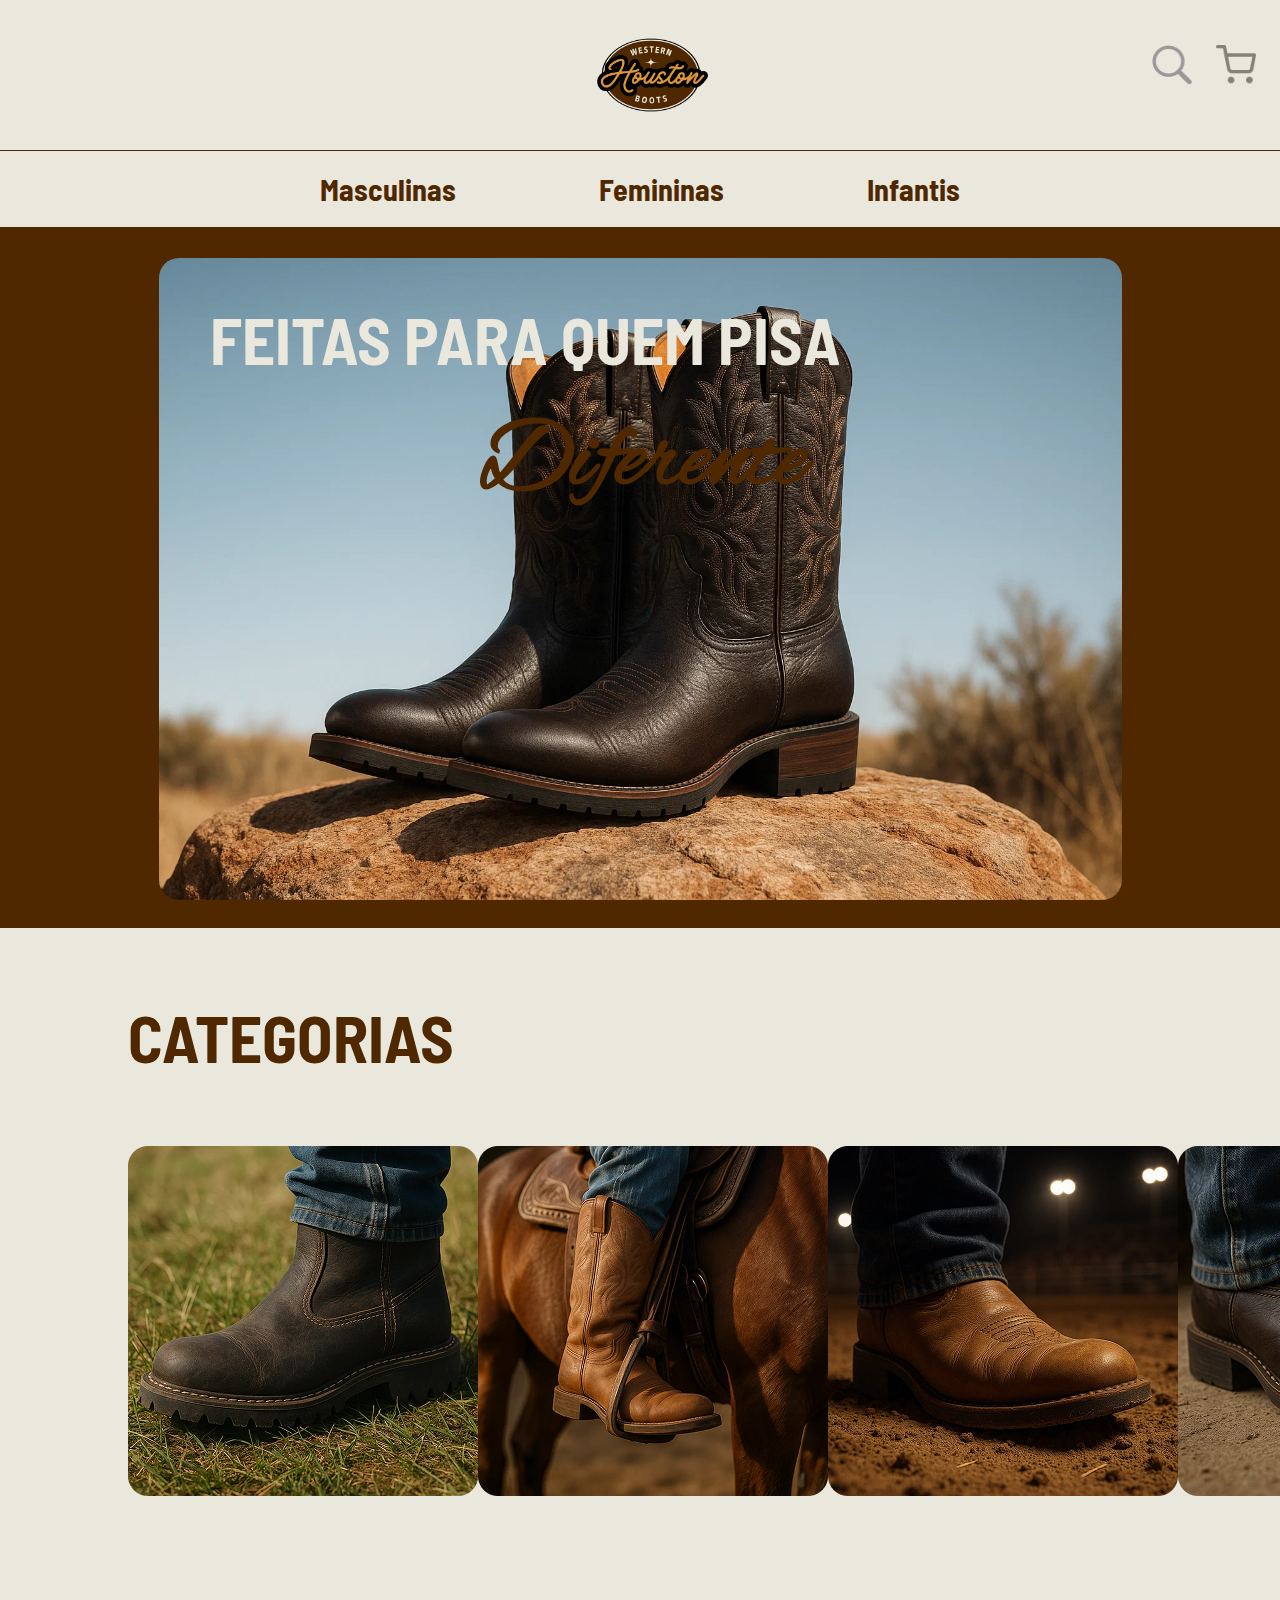
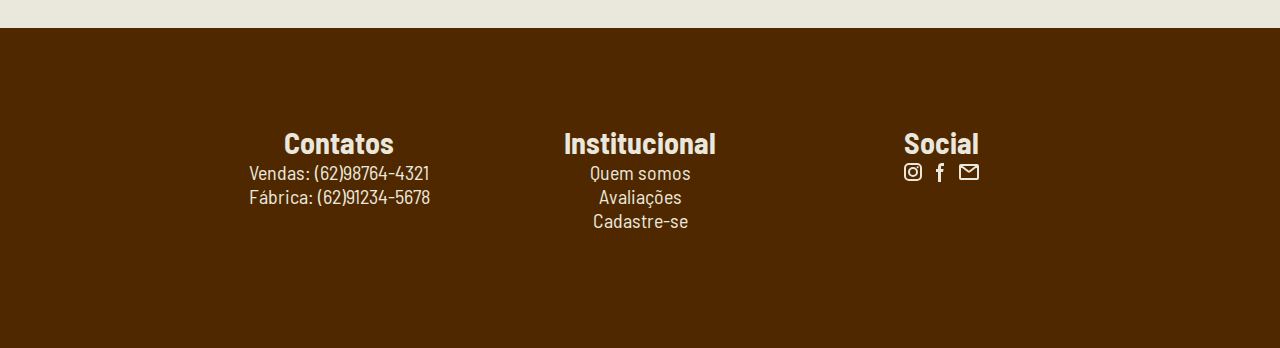
<file: index.html>
<!DOCTYPE html>
<html lang="pt-br">

<head>
    <meta charset="UTF-8">
    <meta name="viewport" content="width=device-width, initial-scale=1.0">
    <title>Houston Boots</title>
    <link rel="stylesheet" href="index.css">
    <link rel="preconnect" href="https://fonts.googleapis.com">
    <link rel="preconnect" href="https://fonts.gstatic.com" crossorigin>
    <link
        href="https://fonts.googleapis.com/css2?family=Barlow+Semi+Condensed:ital,wght@0,100;0,200;0,300;0,400;0,500;0,600;0,700;0,800;0,900;1,100;1,200;1,300;1,400;1,500;1,600;1,700;1,800;1,900&display=swap"
        rel="stylesheet">
    <link rel="preconnect" href="https://fonts.googleapis.com">
    <link rel="preconnect" href="https://fonts.gstatic.com" crossorigin>
    <link href="https://fonts.googleapis.com/css2?family=Alex+Brush&display=swap" rel="stylesheet">
</head>

<body>
    <header>
        <a href="index.html">
            <img id="logo" src="imagens/Houston.png" alt="">
        </a>
        <a href="busca.html">
            <img id="lupa" src="imagens/lupa.png" alt="">
        </a>
        <a href="carrinho.html">
            <img id="carrinho" src="imagens/carrinho.png" alt="">
        </a>
    </header>
    <main id="listaCategorias">
        <ul>
            <li><a href="grade.html"><strong> Masculinas</strong></a></li>
            <li><a href="grade.html"><strong>Femininas</strong></a></li>
            <li><a href="grade.html"><strong>Infantis</strong></a></li>
        </ul>
    </main>
    <div id="capaHome">
        <img src="imagens/texanas home.webp" alt="">
        <h1>FEITAS PARA QUEM PISA</h1>
        <h2>Diferente</h2>
    </div>
    <div id="menu">
        <h1>CATEGORIAS</h1>
        <main>
            <img src="imagens/capaWork 1.png" alt="">
            <img src="imagens/capaEquestrian 1.png" alt="">
            <img src="imagens/capaRodeio 1.png" alt="">
            <img src="imagens/capaMasculino 1.png" alt="">
            <img src="imagens/capaFeminino 1.png" alt="">
        </main>
    </div>
    <footer>
        <div>
            <main>
                <h1>Contatos</h1>
                <p>Vendas: (62)98764-4321</p>
                <p>Fábrica: (62)91234-5678</p>
            </main>

            <main>
                <h1>Institucional</h1>
                <a href="quemSomos.html">Quem somos</a><br>
                <a href="">Avaliações</a><br>
                <a href="cadastro.html">Cadastre-se</a>
            </main>

            <main>
                <h1>Social</h1>
                <svg class="w-6 h-6 text-gray-800 dark:text-white" aria-hidden="true" xmlns="http://www.w3.org/2000/svg"
                    width="24" height="24" fill="none" viewBox="0 0 24 24">
                    <path fill="currentColor" fill-rule="evenodd"
                        d="M3 8a5 5 0 0 1 5-5h8a5 5 0 0 1 5 5v8a5 5 0 0 1-5 5H8a5 5 0 0 1-5-5V8Zm5-3a3 3 0 0 0-3 3v8a3 3 0 0 0 3 3h8a3 3 0 0 0 3-3V8a3 3 0 0 0-3-3H8Zm7.597 2.214a1 1 0 0 1 1-1h.01a1 1 0 1 1 0 2h-.01a1 1 0 0 1-1-1ZM12 9a3 3 0 1 0 0 6 3 3 0 0 0 0-6Zm-5 3a5 5 0 1 1 10 0 5 5 0 0 1-10 0Z"
                        clip-rule="evenodd" />
                </svg>
                <svg class="w-6 h-6 text-gray-800 dark:text-white" aria-hidden="true" xmlns="http://www.w3.org/2000/svg"
                    width="24" height="24" fill="currentColor" viewBox="0 0 24 24">
                    <path fill-rule="evenodd"
                        d="M13.135 6H15V3h-1.865a4.147 4.147 0 0 0-4.142 4.142V9H7v3h2v9.938h3V12h2.021l.592-3H12V6.591A.6.6 0 0 1 12.592 6h.543Z"
                        clip-rule="evenodd" />
                </svg>
                <svg class="w-6 h-6 text-gray-800 dark:text-white" aria-hidden="true" xmlns="http://www.w3.org/2000/svg"
                    width="24" height="24" fill="none" viewBox="0 0 24 24">
                    <path stroke="currentColor" stroke-linecap="round" stroke-width="2"
                        d="m3.5 5.5 7.893 6.036a1 1 0 0 0 1.214 0L20.5 5.5M4 19h16a1 1 0 0 0 1-1V6a1 1 0 0 0-1-1H4a1 1 0 0 0-1 1v12a1 1 0 0 0 1 1Z" />
                </svg>
            </main>
        </div>
    </footer>
</body>

</html>
</file>
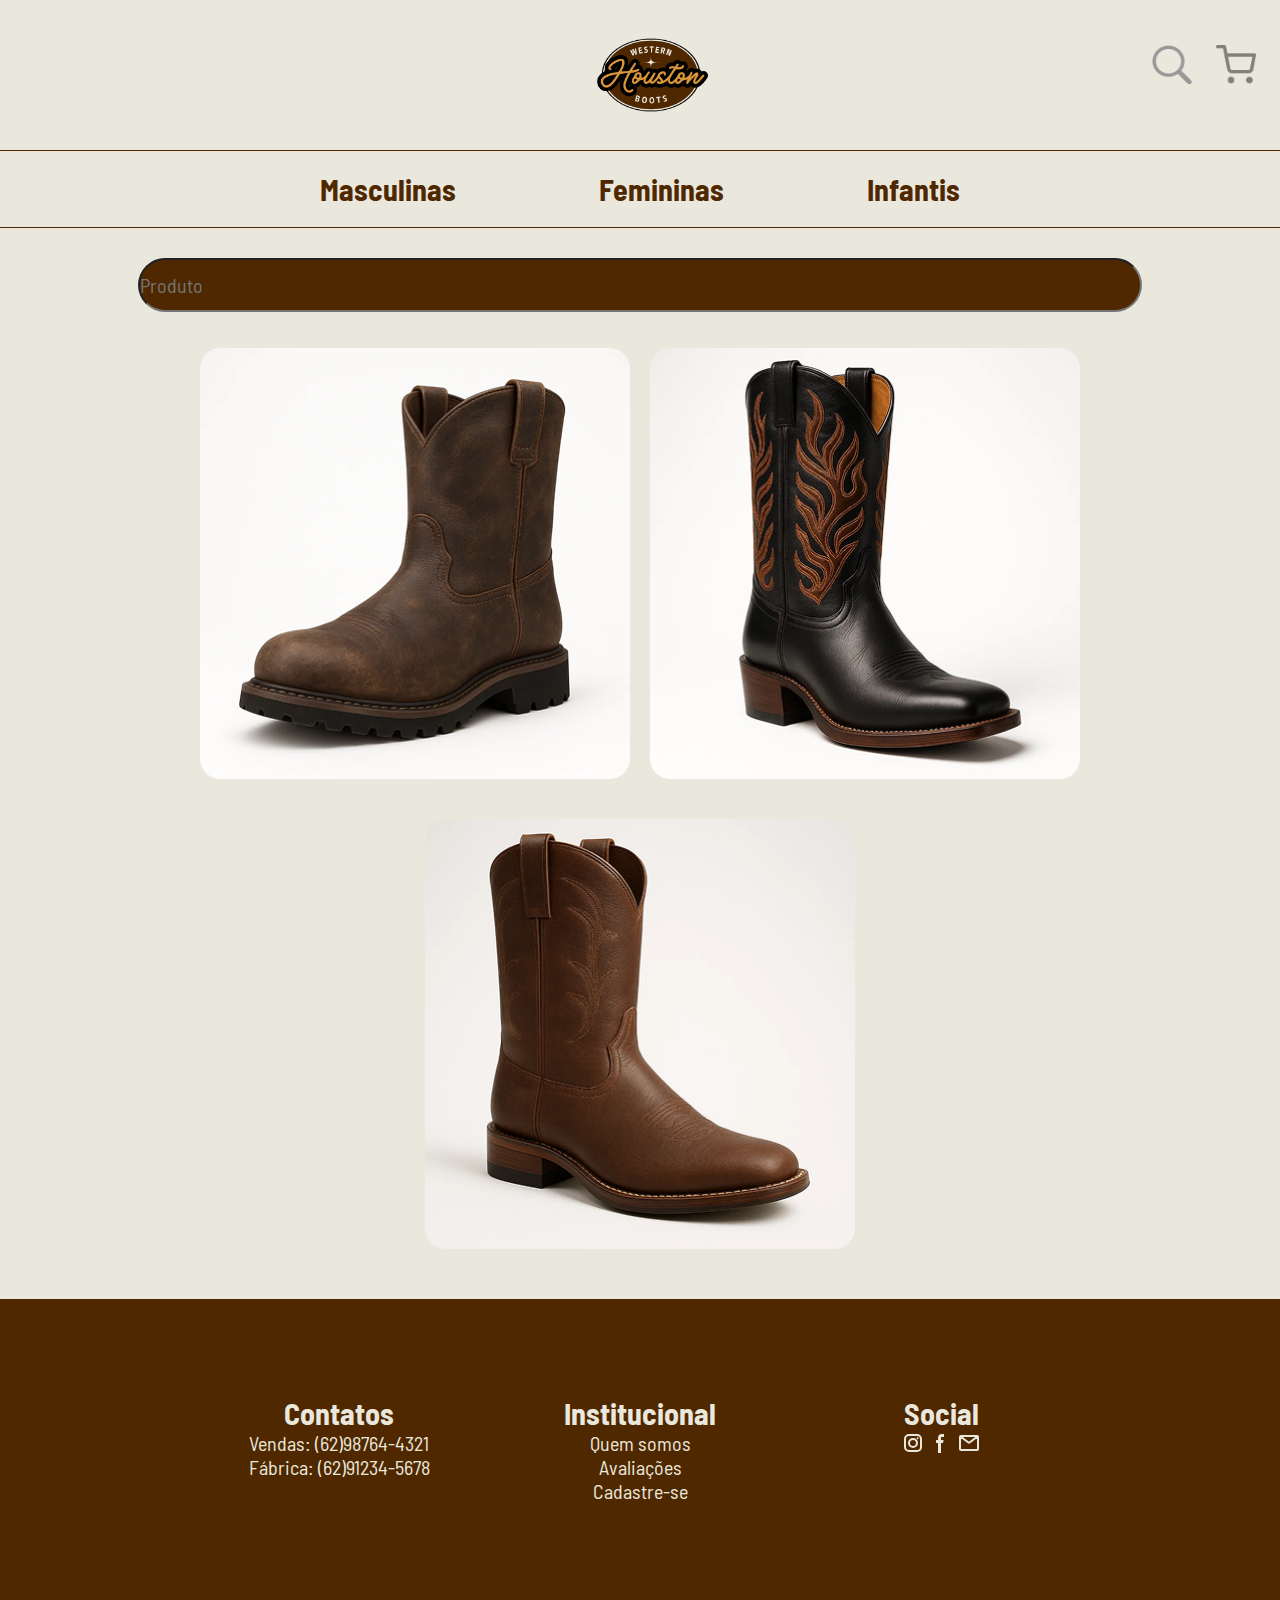
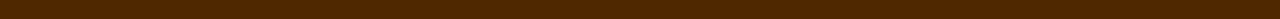
<file: busca.html>
<!DOCTYPE html>
<html lang="en">

<head>
    <meta charset="UTF-8">
    <meta name="viewport" content="width=device-width, initial-scale=1.0">
    <title>Houston Boots</title>
    <link rel="stylesheet" href="busca.css">
    <link rel="preconnect" href="https://fonts.googleapis.com">
    <link rel="preconnect" href="https://fonts.gstatic.com" crossorigin>
    <link
        href="https://fonts.googleapis.com/css2?family=Barlow+Semi+Condensed:ital,wght@0,100;0,200;0,300;0,400;0,500;0,600;0,700;0,800;0,900;1,100;1,200;1,300;1,400;1,500;1,600;1,700;1,800;1,900&display=swap"
        rel="stylesheet">
    <link rel="preconnect" href="https://fonts.googleapis.com">
    <link rel="preconnect" href="https://fonts.gstatic.com" crossorigin>
    <link href="https://fonts.googleapis.com/css2?family=Alex+Brush&display=swap" rel="stylesheet">
</head>

<body>
    <header>
        <a href="index.html">
            <img id="logo" src="imagens/Houston.png" alt="">
        </a>
        <a href="busca.html">
            <img id="lupa" src="imagens/lupa.png" alt="">
        </a>
        <a href="carrinho.html">
            <img id="carrinho" src="imagens/carrinho.png" alt="">
        </a>
    </header>
    <main id="listaCategorias">
        <ul>
            <li><a href="grade.html"><strong> Masculinas</strong></a></li>
            <li><a href="grade.html"><strong>Femininas</strong></a></li>
            <li><a href="grade.html"><strong>Infantis</strong></a></li>
        </ul>
    </main>
    <div id="pesquisa">
        <input type="text" placeholder="Produto">
    </div>
    <main id="produtos">
        <img src="imagens/work.png" alt="">
        <img src="imagens/rodeio.png" alt="">
        <img src="imagens/equestre.png" alt="">
    </main>
    <footer>
        <div>
            <main>
                <h1>Contatos</h1>
                <p>Vendas: (62)98764-4321</p>
                <p>Fábrica: (62)91234-5678</p>
            </main>

            <main>
                <h1>Institucional</h1>
                <a href="quemSomos.html">Quem somos</a><br>
                <a href="">Avaliações</a><br>
                <a href="cadastro.html">Cadastre-se</a>
            </main>

            <main>
                <h1>Social</h1>
                <svg class="w-6 h-6 text-gray-800 dark:text-white" aria-hidden="true" xmlns="http://www.w3.org/2000/svg"
                    width="24" height="24" fill="none" viewBox="0 0 24 24">
                    <path fill="currentColor" fill-rule="evenodd"
                        d="M3 8a5 5 0 0 1 5-5h8a5 5 0 0 1 5 5v8a5 5 0 0 1-5 5H8a5 5 0 0 1-5-5V8Zm5-3a3 3 0 0 0-3 3v8a3 3 0 0 0 3 3h8a3 3 0 0 0 3-3V8a3 3 0 0 0-3-3H8Zm7.597 2.214a1 1 0 0 1 1-1h.01a1 1 0 1 1 0 2h-.01a1 1 0 0 1-1-1ZM12 9a3 3 0 1 0 0 6 3 3 0 0 0 0-6Zm-5 3a5 5 0 1 1 10 0 5 5 0 0 1-10 0Z"
                        clip-rule="evenodd" />
                </svg>
                <svg class="w-6 h-6 text-gray-800 dark:text-white" aria-hidden="true" xmlns="http://www.w3.org/2000/svg"
                    width="24" height="24" fill="currentColor" viewBox="0 0 24 24">
                    <path fill-rule="evenodd"
                        d="M13.135 6H15V3h-1.865a4.147 4.147 0 0 0-4.142 4.142V9H7v3h2v9.938h3V12h2.021l.592-3H12V6.591A.6.6 0 0 1 12.592 6h.543Z"
                        clip-rule="evenodd" />
                </svg>
                <svg class="w-6 h-6 text-gray-800 dark:text-white" aria-hidden="true" xmlns="http://www.w3.org/2000/svg"
                    width="24" height="24" fill="none" viewBox="0 0 24 24">
                    <path stroke="currentColor" stroke-linecap="round" stroke-width="2"
                        d="m3.5 5.5 7.893 6.036a1 1 0 0 0 1.214 0L20.5 5.5M4 19h16a1 1 0 0 0 1-1V6a1 1 0 0 0-1-1H4a1 1 0 0 0-1 1v12a1 1 0 0 0 1 1Z" />
                </svg>
            </main>
        </div>
    </footer>
</body>

</html>
</file>
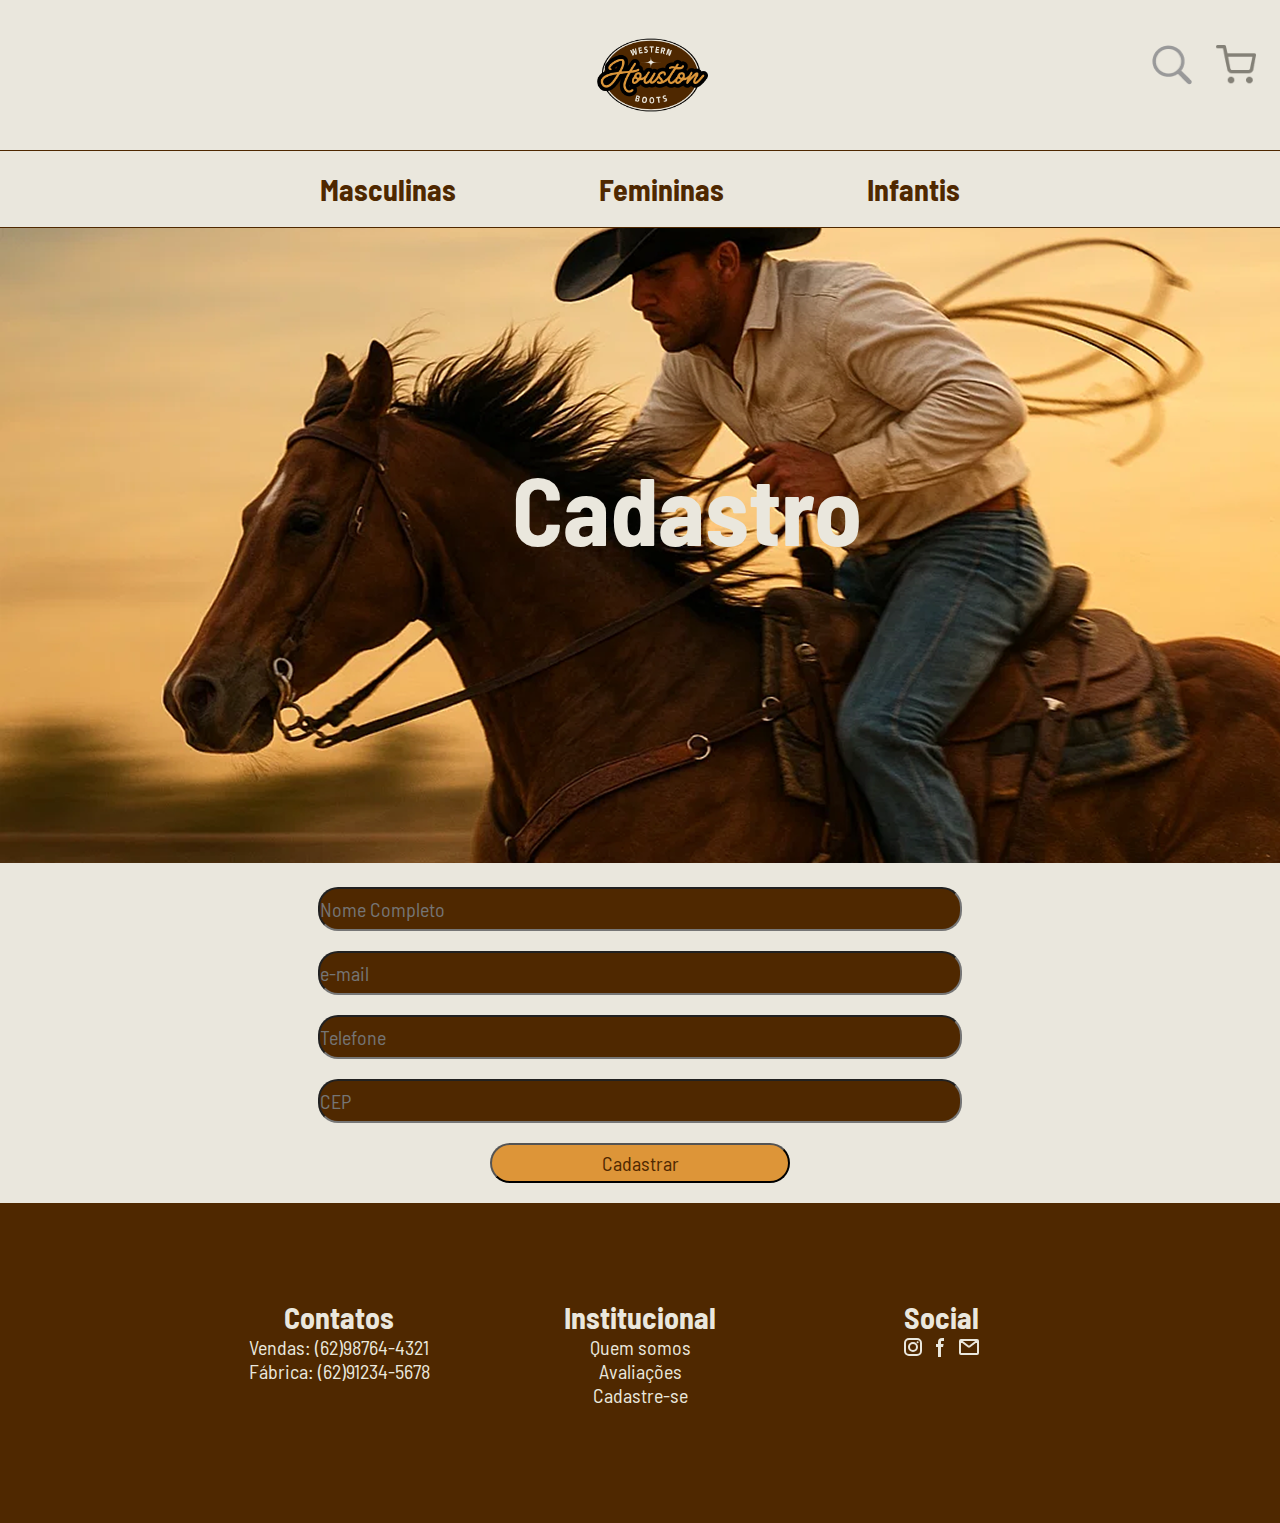
<file: cadastro.html>
<!DOCTYPE html>
<html lang="en">

<head>
    <meta charset="UTF-8">
    <meta name="viewport" content="width=device-width, initial-scale=1.0">
    <title>Houston Boots</title>
    <link rel="stylesheet" href="cadastro.css">
    <link rel="preconnect" href="https://fonts.googleapis.com">
    <link rel="preconnect" href="https://fonts.gstatic.com" crossorigin>
    <link
        href="https://fonts.googleapis.com/css2?family=Barlow+Semi+Condensed:ital,wght@0,100;0,200;0,300;0,400;0,500;0,600;0,700;0,800;0,900;1,100;1,200;1,300;1,400;1,500;1,600;1,700;1,800;1,900&display=swap"
        rel="stylesheet">
    <link rel="preconnect" href="https://fonts.googleapis.com">
    <link rel="preconnect" href="https://fonts.gstatic.com" crossorigin>
    <link href="https://fonts.googleapis.com/css2?family=Alex+Brush&display=swap" rel="stylesheet">
</head>

<body>
    <header>
        <a href="index.html">
            <img id="logo" src="imagens/Houston.png" alt="">
        </a>
        <a href="busca.html">
            <img id="lupa" src="imagens/lupa.png" alt="">
        </a>
        <a href="carrinho.html">
            <img id="carrinho" src="imagens/carrinho.png" alt="">
        </a>
    </header>
    <main id="listaCategorias">
        <ul>
            <li><a href="grade.html"><strong> Masculinas</strong></a></li>
            <li><a href="grade.html"><strong>Femininas</strong></a></li>
            <li><a href="grade.html"><strong>Infantis</strong></a></li>
        </ul>
    </main>
    <div id="capaCadastro">
        <img src="imagens/cadastroHome.png" alt="">
        <h2>Cadastro</h2>
    </div>
    <main id="textos">
        <input type="text" placeholder="Nome Completo">
        <input type="text" placeholder="e-mail">
        <input type="text" placeholder="Telefone">
        <input type="text" placeholder="CEP">
        <button>Cadastrar</button>
    </main>
    <footer>
        <div>
            <main>
                <h1>Contatos</h1>
                <p>Vendas: (62)98764-4321</p>
                <p>Fábrica: (62)91234-5678</p>
            </main>

            <main>
                <h1>Institucional</h1>
                <a href="quemSomos.html">Quem somos</a><br>
                <a href="">Avaliações</a><br>
                <a href="cadastro.html">Cadastre-se</a>
            </main>

            <main>
                <h1>Social</h1>
                <svg class="w-6 h-6 text-gray-800 dark:text-white" aria-hidden="true" xmlns="http://www.w3.org/2000/svg"
                    width="24" height="24" fill="none" viewBox="0 0 24 24">
                    <path fill="currentColor" fill-rule="evenodd"
                        d="M3 8a5 5 0 0 1 5-5h8a5 5 0 0 1 5 5v8a5 5 0 0 1-5 5H8a5 5 0 0 1-5-5V8Zm5-3a3 3 0 0 0-3 3v8a3 3 0 0 0 3 3h8a3 3 0 0 0 3-3V8a3 3 0 0 0-3-3H8Zm7.597 2.214a1 1 0 0 1 1-1h.01a1 1 0 1 1 0 2h-.01a1 1 0 0 1-1-1ZM12 9a3 3 0 1 0 0 6 3 3 0 0 0 0-6Zm-5 3a5 5 0 1 1 10 0 5 5 0 0 1-10 0Z"
                        clip-rule="evenodd" />
                </svg>
                <svg class="w-6 h-6 text-gray-800 dark:text-white" aria-hidden="true" xmlns="http://www.w3.org/2000/svg"
                    width="24" height="24" fill="currentColor" viewBox="0 0 24 24">
                    <path fill-rule="evenodd"
                        d="M13.135 6H15V3h-1.865a4.147 4.147 0 0 0-4.142 4.142V9H7v3h2v9.938h3V12h2.021l.592-3H12V6.591A.6.6 0 0 1 12.592 6h.543Z"
                        clip-rule="evenodd" />
                </svg>
                <svg class="w-6 h-6 text-gray-800 dark:text-white" aria-hidden="true" xmlns="http://www.w3.org/2000/svg"
                    width="24" height="24" fill="none" viewBox="0 0 24 24">
                    <path stroke="currentColor" stroke-linecap="round" stroke-width="2"
                        d="m3.5 5.5 7.893 6.036a1 1 0 0 0 1.214 0L20.5 5.5M4 19h16a1 1 0 0 0 1-1V6a1 1 0 0 0-1-1H4a1 1 0 0 0-1 1v12a1 1 0 0 0 1 1Z" />
                </svg>
            </main>
        </div>
    </footer>
</body>

</html>
</file>
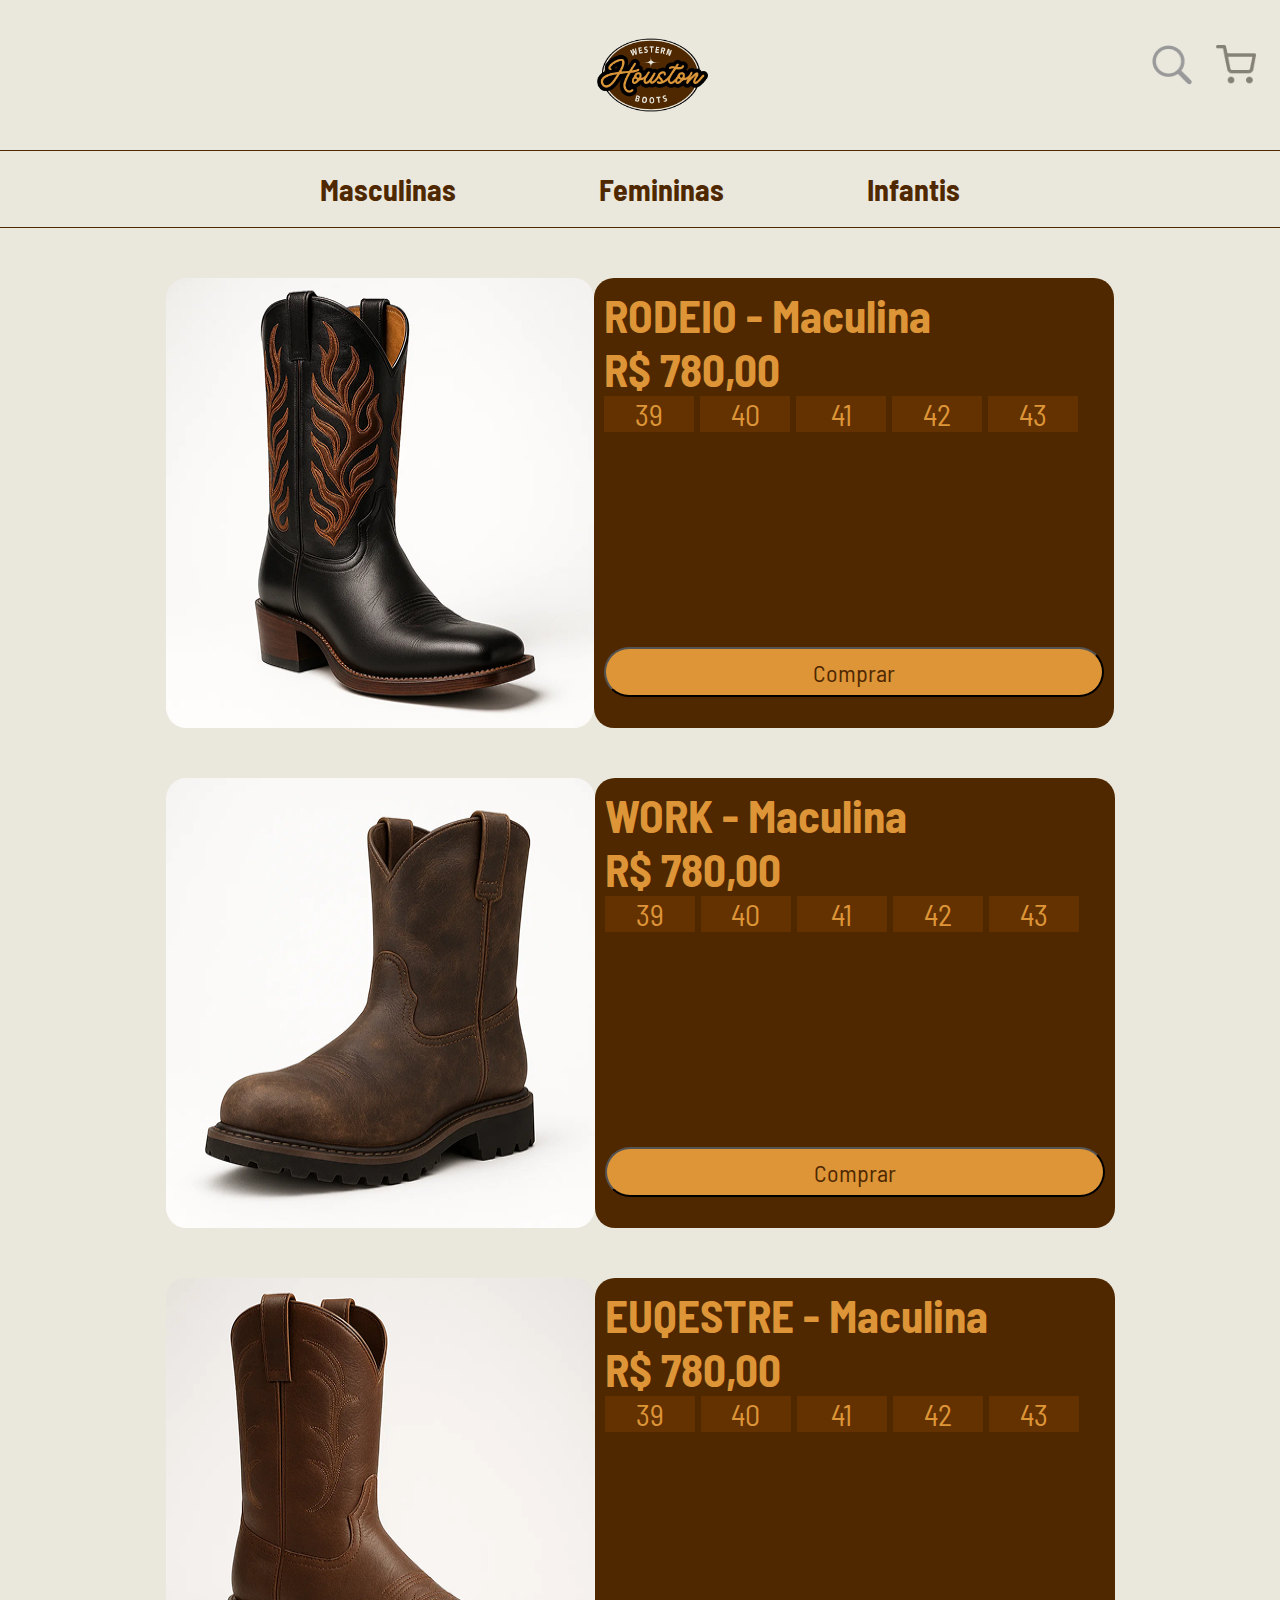
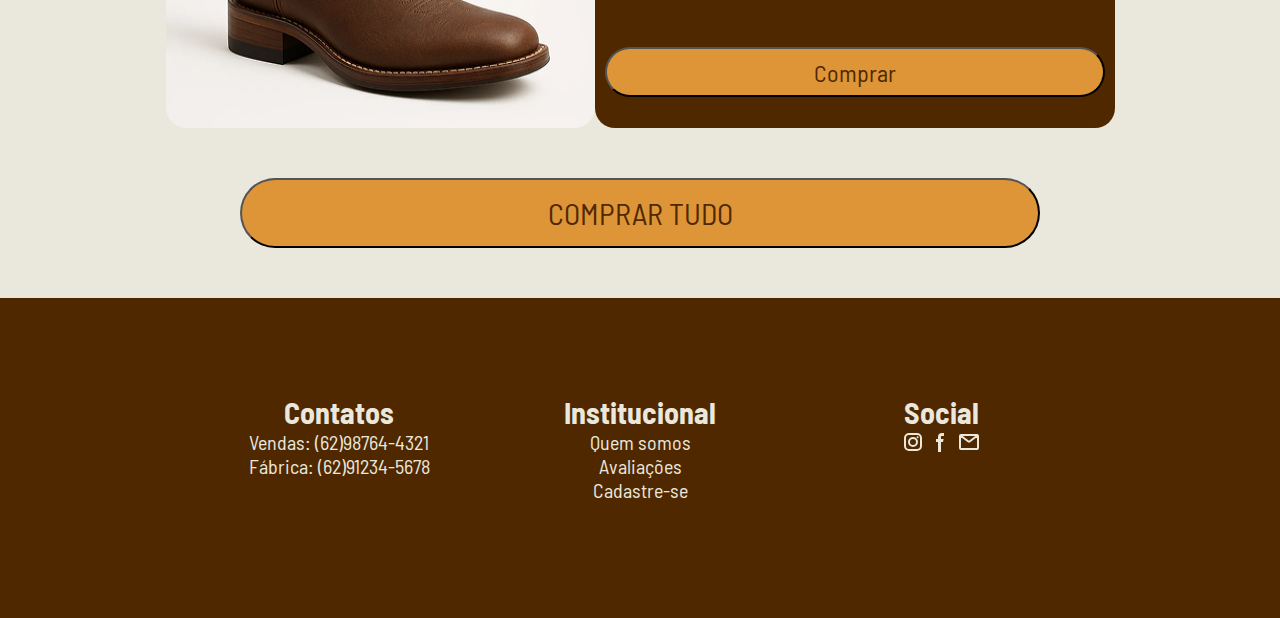
<file: carrinho.html>
<!DOCTYPE html>
<html lang="en">

<head>
    <meta charset="UTF-8">
    <meta name="viewport" content="width=device-width, initial-scale=1.0">
    <title>Houston Boots</title>
    <link rel="stylesheet" href="carrinho.css">
    <link rel="preconnect" href="https://fonts.googleapis.com">
    <link rel="preconnect" href="https://fonts.gstatic.com" crossorigin>
    <link
        href="https://fonts.googleapis.com/css2?family=Barlow+Semi+Condensed:ital,wght@0,100;0,200;0,300;0,400;0,500;0,600;0,700;0,800;0,900;1,100;1,200;1,300;1,400;1,500;1,600;1,700;1,800;1,900&display=swap"
        rel="stylesheet">
    <link rel="preconnect" href="https://fonts.googleapis.com">
    <link rel="preconnect" href="https://fonts.gstatic.com" crossorigin>
    <link href="https://fonts.googleapis.com/css2?family=Alex+Brush&display=swap" rel="stylesheet">
</head>

<body>
    <header>
        <a href="index.html">
            <img id="logo" src="imagens/Houston.png" alt="">
        </a>
        <a href="busca.html">
            <img id="lupa" src="imagens/lupa.png" alt="">
        </a>
        <a href="carrinho.html">
            <img id="carrinho" src="imagens/carrinho.png" alt="">
        </a>
    </header>
    <main id="listaCategorias">
        <ul>
            <li><a href="grade.html"><strong> Masculinas</strong></a></li>
            <li><a href="grade.html"><strong>Femininas</strong></a></li>
            <li><a href="grade.html"><strong>Infantis</strong></a></li>
        </ul>
    </main>
    <div id="produto">
        <img src="imagens/rodeio.png" alt="">
        <main id="descricao">
            <h2>RODEIO - Maculina</h2>
            <h2>R$ 780,00</h2>
            <div>
                <p>39</p>
                <p>40</p>
                <p>41</p>
                <p>42</p>
                <p>43</p>
            </div>
            <button>Comprar</button>
        </main>
    </div>
    <div id="produto">
        <img src="imagens/work.png" alt="">
        <main id="descricao">
            <h2>WORK - Maculina</h2>
            <h2>R$ 780,00</h2>
            <div>
                <p>39</p>
                <p>40</p>
                <p>41</p>
                <p>42</p>
                <p>43</p>
            </div>
            <button>Comprar</button>
        </main>
    </div>
    <div id="produto">
        <img src="imagens/equestre.png" alt="">
        <main id="descricao">
            <h2>EUQESTRE - Maculina</h2>
            <h2>R$ 780,00</h2>
            <div>
                <p>39</p>
                <p>40</p>
                <p>41</p>
                <p>42</p>
                <p>43</p>
            </div>
            <button>Comprar</button>
        </main>
    </div>
    <button id="comprar">COMPRAR TUDO</button>
    <footer>
        <div>
            <main>
                <h1>Contatos</h1>
                <p>Vendas: (62)98764-4321</p>
                <p>Fábrica: (62)91234-5678</p>
            </main>

            <main>
                <h1>Institucional</h1>
                <a href="quemSomos.html">Quem somos</a><br>
                <a href="">Avaliações</a><br>
                <a href="cadastro.html">Cadastre-se</a>
            </main>

            <main>
                <h1>Social</h1>
                <svg class="w-6 h-6 text-gray-800 dark:text-white" aria-hidden="true" xmlns="http://www.w3.org/2000/svg"
                    width="24" height="24" fill="none" viewBox="0 0 24 24">
                    <path fill="currentColor" fill-rule="evenodd"
                        d="M3 8a5 5 0 0 1 5-5h8a5 5 0 0 1 5 5v8a5 5 0 0 1-5 5H8a5 5 0 0 1-5-5V8Zm5-3a3 3 0 0 0-3 3v8a3 3 0 0 0 3 3h8a3 3 0 0 0 3-3V8a3 3 0 0 0-3-3H8Zm7.597 2.214a1 1 0 0 1 1-1h.01a1 1 0 1 1 0 2h-.01a1 1 0 0 1-1-1ZM12 9a3 3 0 1 0 0 6 3 3 0 0 0 0-6Zm-5 3a5 5 0 1 1 10 0 5 5 0 0 1-10 0Z"
                        clip-rule="evenodd" />
                </svg>
                <svg class="w-6 h-6 text-gray-800 dark:text-white" aria-hidden="true" xmlns="http://www.w3.org/2000/svg"
                    width="24" height="24" fill="currentColor" viewBox="0 0 24 24">
                    <path fill-rule="evenodd"
                        d="M13.135 6H15V3h-1.865a4.147 4.147 0 0 0-4.142 4.142V9H7v3h2v9.938h3V12h2.021l.592-3H12V6.591A.6.6 0 0 1 12.592 6h.543Z"
                        clip-rule="evenodd" />
                </svg>
                <svg class="w-6 h-6 text-gray-800 dark:text-white" aria-hidden="true" xmlns="http://www.w3.org/2000/svg"
                    width="24" height="24" fill="none" viewBox="0 0 24 24">
                    <path stroke="currentColor" stroke-linecap="round" stroke-width="2"
                        d="m3.5 5.5 7.893 6.036a1 1 0 0 0 1.214 0L20.5 5.5M4 19h16a1 1 0 0 0 1-1V6a1 1 0 0 0-1-1H4a1 1 0 0 0-1 1v12a1 1 0 0 0 1 1Z" />
                </svg>
            </main>
        </div>
    </footer>
</body>

</html>
</file>
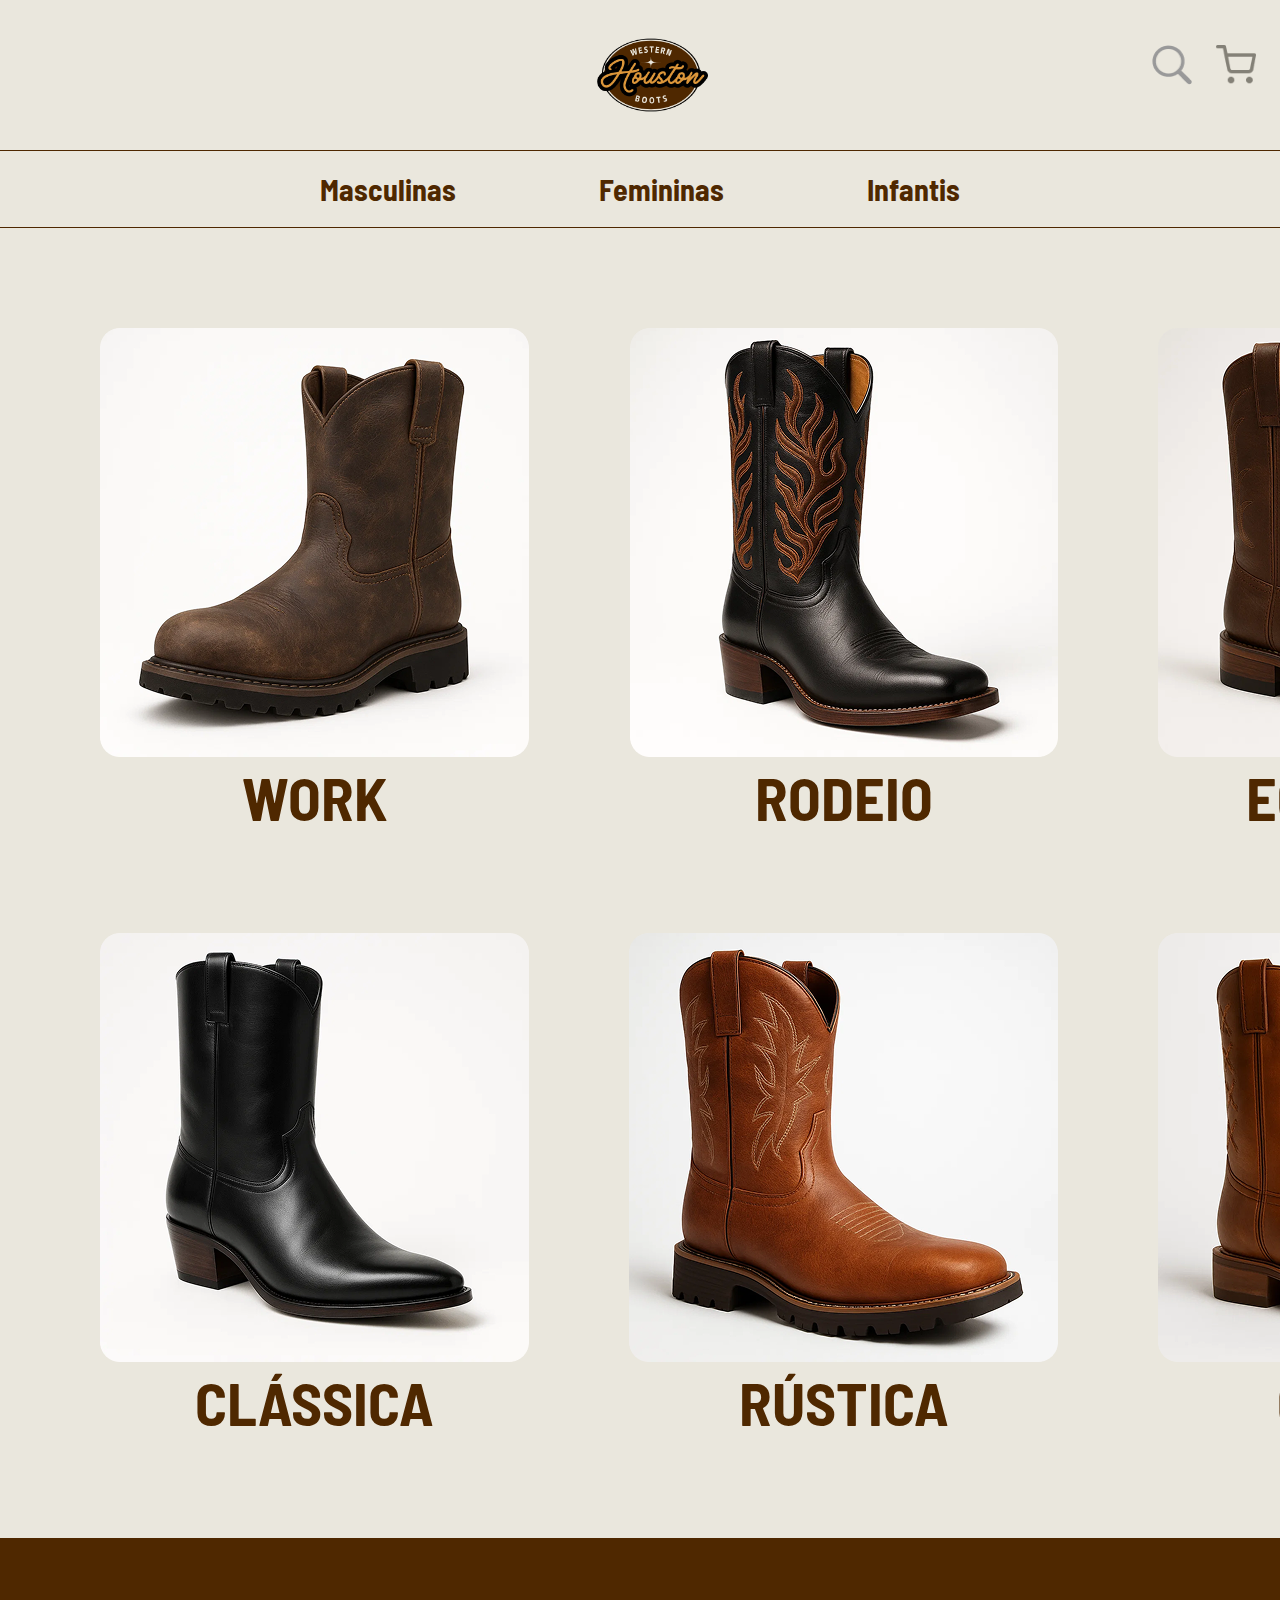
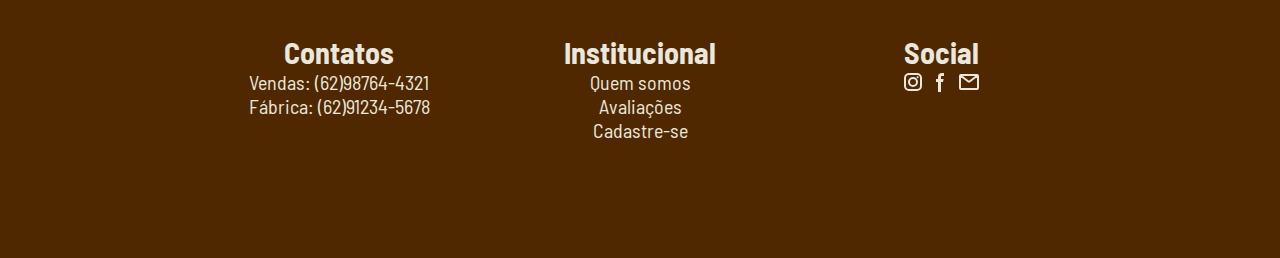
<file: grade.html>
<!DOCTYPE html>
<html lang="en">

<head>
    <meta charset="UTF-8">
    <meta name="viewport" content="width=device-width, initial-scale=1.0">
    <title>Houston Boots</title>
    <link rel="stylesheet" href="grade.css">
    <link rel="preconnect" href="https://fonts.googleapis.com">
    <link rel="preconnect" href="https://fonts.gstatic.com" crossorigin>
    <link
        href="https://fonts.googleapis.com/css2?family=Barlow+Semi+Condensed:ital,wght@0,100;0,200;0,300;0,400;0,500;0,600;0,700;0,800;0,900;1,100;1,200;1,300;1,400;1,500;1,600;1,700;1,800;1,900&display=swap"
        rel="stylesheet">
    <link rel="preconnect" href="https://fonts.googleapis.com">
    <link rel="preconnect" href="https://fonts.gstatic.com" crossorigin>
    <link href="https://fonts.googleapis.com/css2?family=Alex+Brush&display=swap" rel="stylesheet">
</head>

<body>
    <header>
        <a href="index.html">
            <img id="logo" src="imagens/Houston.png" alt="">
        </a>
        <a href="busca.html">
            <img id="lupa" src="imagens/lupa.png" alt="">
        </a>
        <a href="carrinho.html">
            <img id="carrinho" src="imagens/carrinho.png" alt="">
        </a>
    </header>
    <main id="listaCategorias">
        <ul>
            <li><a href="grade.html"><strong> Masculinas</strong></a></li>
            <li><a href="grade.html"><strong>Femininas</strong></a></li>
            <li><a href="grade.html"><strong>Infantis</strong></a></li>
        </ul>
    </main>
    <div id="produtos">
        <div class="div1">
            <img src="imagens/work.png" alt="">
            <h2><a href="produto.html">WORK</a></h2>
        </div>
        <div class="div2">
            <img src="imagens/rodeio.png" alt="">
            <h2><a href="produto.html">RODEIO</a></h2>
        </div>
        <div class="div3">
            <img src="imagens/equestre.png" alt="">
            <h2><a href="produto.html">EQUESTRE</a></h2>
        </div>
        <div class="div4">
            <img src="imagens/clássica.png" alt="">
            <h2><a href="produto.html">CLÁSSICA</a></h2>
        </div>
        <div class="div5"><img src="imagens/rústica.png" alt="">
            <h2><a href="produto.html">RÚSTICA</a></h2>
        </div>
        <div class="div6">
            <img src="imagens/casual.png" alt="">
            <h2><a href="produto.html">CASUAL</a></h2>
        </div>
    </div>
    <footer>
        <div>
            <main>
                <h1>Contatos</h1>
                <p>Vendas: (62)98764-4321</p>
                <p>Fábrica: (62)91234-5678</p>
            </main>

            <main>
                <h1>Institucional</h1>
                <a href="quemSomos.html">Quem somos</a><br>
                <a href="">Avaliações</a><br>
                <a href="cadastro.html">Cadastre-se</a>
            </main>

            <main>
                <h1>Social</h1>
                <svg class="w-6 h-6 text-gray-800 dark:text-white" aria-hidden="true" xmlns="http://www.w3.org/2000/svg"
                    width="24" height="24" fill="none" viewBox="0 0 24 24">
                    <path fill="currentColor" fill-rule="evenodd"
                        d="M3 8a5 5 0 0 1 5-5h8a5 5 0 0 1 5 5v8a5 5 0 0 1-5 5H8a5 5 0 0 1-5-5V8Zm5-3a3 3 0 0 0-3 3v8a3 3 0 0 0 3 3h8a3 3 0 0 0 3-3V8a3 3 0 0 0-3-3H8Zm7.597 2.214a1 1 0 0 1 1-1h.01a1 1 0 1 1 0 2h-.01a1 1 0 0 1-1-1ZM12 9a3 3 0 1 0 0 6 3 3 0 0 0 0-6Zm-5 3a5 5 0 1 1 10 0 5 5 0 0 1-10 0Z"
                        clip-rule="evenodd" />
                </svg>
                <svg class="w-6 h-6 text-gray-800 dark:text-white" aria-hidden="true" xmlns="http://www.w3.org/2000/svg"
                    width="24" height="24" fill="currentColor" viewBox="0 0 24 24">
                    <path fill-rule="evenodd"
                        d="M13.135 6H15V3h-1.865a4.147 4.147 0 0 0-4.142 4.142V9H7v3h2v9.938h3V12h2.021l.592-3H12V6.591A.6.6 0 0 1 12.592 6h.543Z"
                        clip-rule="evenodd" />
                </svg>
                <svg class="w-6 h-6 text-gray-800 dark:text-white" aria-hidden="true" xmlns="http://www.w3.org/2000/svg"
                    width="24" height="24" fill="none" viewBox="0 0 24 24">
                    <path stroke="currentColor" stroke-linecap="round" stroke-width="2"
                        d="m3.5 5.5 7.893 6.036a1 1 0 0 0 1.214 0L20.5 5.5M4 19h16a1 1 0 0 0 1-1V6a1 1 0 0 0-1-1H4a1 1 0 0 0-1 1v12a1 1 0 0 0 1 1Z" />
                </svg>
            </main>
        </div>
    </footer>
</body>

</html>
</file>
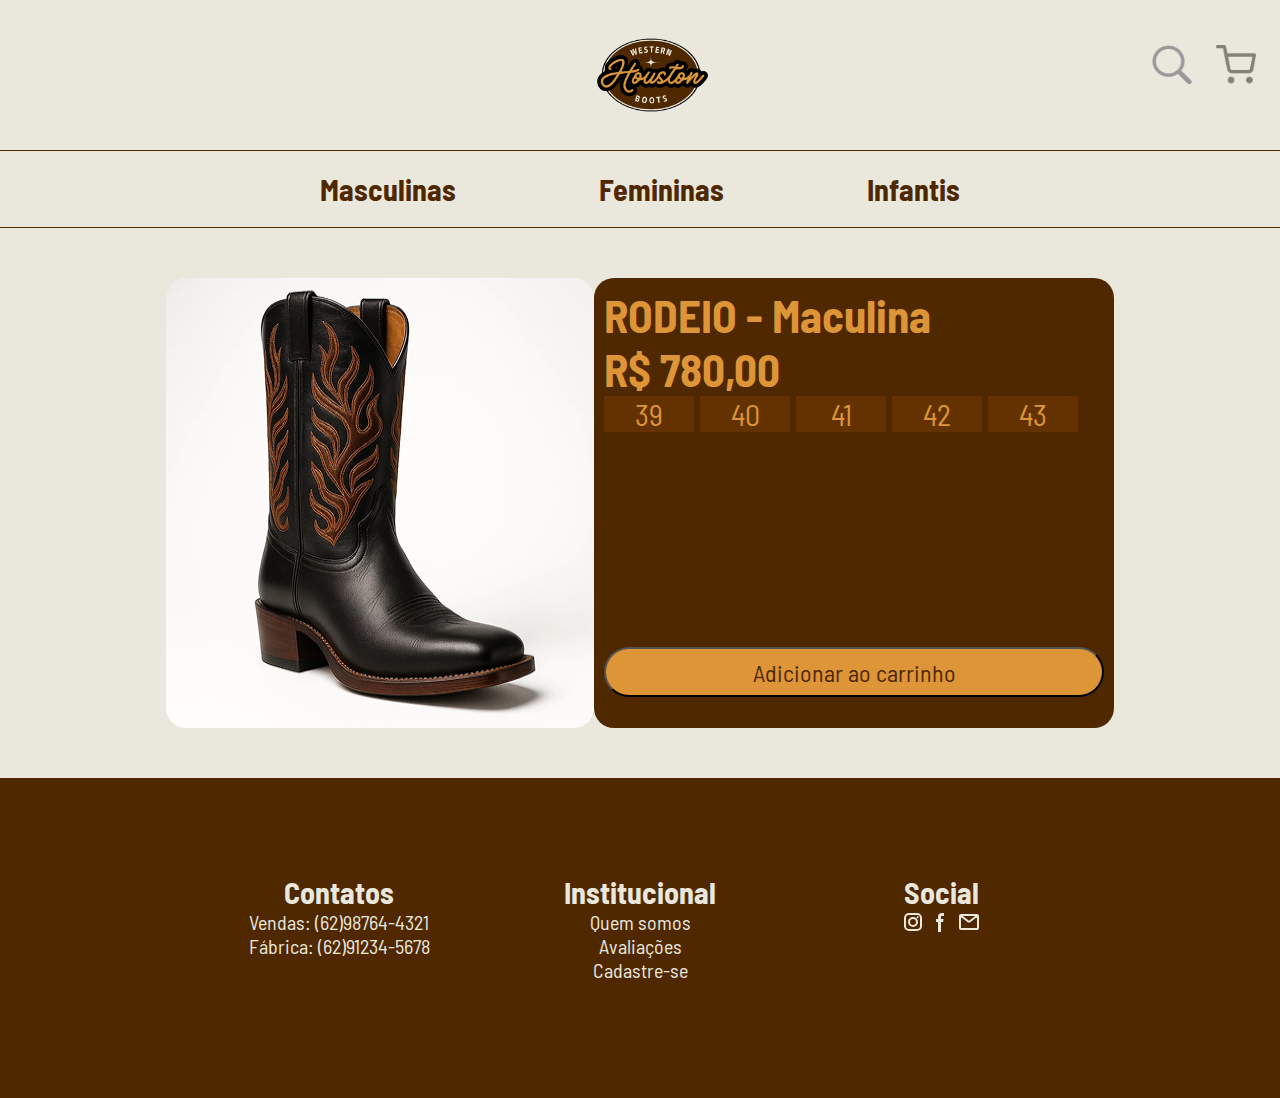
<file: produto.html>
<!DOCTYPE html>
<html lang="en">

<head>
    <meta charset="UTF-8">
    <meta name="viewport" content="width=device-width, initial-scale=1.0">
    <title>Houston Boots</title>
    <link rel="stylesheet" href="produto.css">
    <link rel="preconnect" href="https://fonts.googleapis.com">
    <link rel="preconnect" href="https://fonts.gstatic.com" crossorigin>
    <link
        href="https://fonts.googleapis.com/css2?family=Barlow+Semi+Condensed:ital,wght@0,100;0,200;0,300;0,400;0,500;0,600;0,700;0,800;0,900;1,100;1,200;1,300;1,400;1,500;1,600;1,700;1,800;1,900&display=swap"
        rel="stylesheet">
    <link rel="preconnect" href="https://fonts.googleapis.com">
    <link rel="preconnect" href="https://fonts.gstatic.com" crossorigin>
    <link href="https://fonts.googleapis.com/css2?family=Alex+Brush&display=swap" rel="stylesheet">
</head>

<body>
    <header>
        <a href="index.html">
            <img id="logo" src="imagens/Houston.png" alt="">
        </a>
        <a href="busca.html">
            <img id="lupa" src="imagens/lupa.png" alt="">
        </a>
        <a href="carrinho.html">
            <img id="carrinho" src="imagens/carrinho.png" alt="">
        </a>
    </header>
    <main id="listaCategorias">
        <ul>
            <li><a href="grade.html"><strong> Masculinas</strong></a></li>
            <li><a href="grade.html"><strong>Femininas</strong></a></li>
            <li><a href="grade.html"><strong>Infantis</strong></a></li>
        </ul>
    </main>

    <div id="produto">
        <img src="imagens/rodeio.png" alt="">
        <main id="descricao">
            <h2>RODEIO - Maculina</h2>
            <h2>R$ 780,00</h2>
            <div>
                <p>39</p>
                <p>40</p>
                <p>41</p>
                <p>42</p>
                <p>43</p>
            </div>
            <button><a href="carrinho.html">Adicionar ao carrinho</a></button>
        </main>
    </div>
    <footer>
        <div>
            <main>
                <h1>Contatos</h1>
                <p>Vendas: (62)98764-4321</p>
                <p>Fábrica: (62)91234-5678</p>
            </main>

            <main>
                <h1>Institucional</h1>
                <a href="quemSomos.html">Quem somos</a><br>
                <a href="">Avaliações</a><br>
                <a href="cadastro.html">Cadastre-se</a>
            </main>

            <main>
                <h1>Social</h1>
                <svg class="w-6 h-6 text-gray-800 dark:text-white" aria-hidden="true" xmlns="http://www.w3.org/2000/svg"
                    width="24" height="24" fill="none" viewBox="0 0 24 24">
                    <path fill="currentColor" fill-rule="evenodd"
                        d="M3 8a5 5 0 0 1 5-5h8a5 5 0 0 1 5 5v8a5 5 0 0 1-5 5H8a5 5 0 0 1-5-5V8Zm5-3a3 3 0 0 0-3 3v8a3 3 0 0 0 3 3h8a3 3 0 0 0 3-3V8a3 3 0 0 0-3-3H8Zm7.597 2.214a1 1 0 0 1 1-1h.01a1 1 0 1 1 0 2h-.01a1 1 0 0 1-1-1ZM12 9a3 3 0 1 0 0 6 3 3 0 0 0 0-6Zm-5 3a5 5 0 1 1 10 0 5 5 0 0 1-10 0Z"
                        clip-rule="evenodd" />
                </svg>
                <svg class="w-6 h-6 text-gray-800 dark:text-white" aria-hidden="true" xmlns="http://www.w3.org/2000/svg"
                    width="24" height="24" fill="currentColor" viewBox="0 0 24 24">
                    <path fill-rule="evenodd"
                        d="M13.135 6H15V3h-1.865a4.147 4.147 0 0 0-4.142 4.142V9H7v3h2v9.938h3V12h2.021l.592-3H12V6.591A.6.6 0 0 1 12.592 6h.543Z"
                        clip-rule="evenodd" />
                </svg>
                <svg class="w-6 h-6 text-gray-800 dark:text-white" aria-hidden="true" xmlns="http://www.w3.org/2000/svg"
                    width="24" height="24" fill="none" viewBox="0 0 24 24">
                    <path stroke="currentColor" stroke-linecap="round" stroke-width="2"
                        d="m3.5 5.5 7.893 6.036a1 1 0 0 0 1.214 0L20.5 5.5M4 19h16a1 1 0 0 0 1-1V6a1 1 0 0 0-1-1H4a1 1 0 0 0-1 1v12a1 1 0 0 0 1 1Z" />
                </svg>
            </main>
        </div>
    </footer>
</body>

</html>
</file>
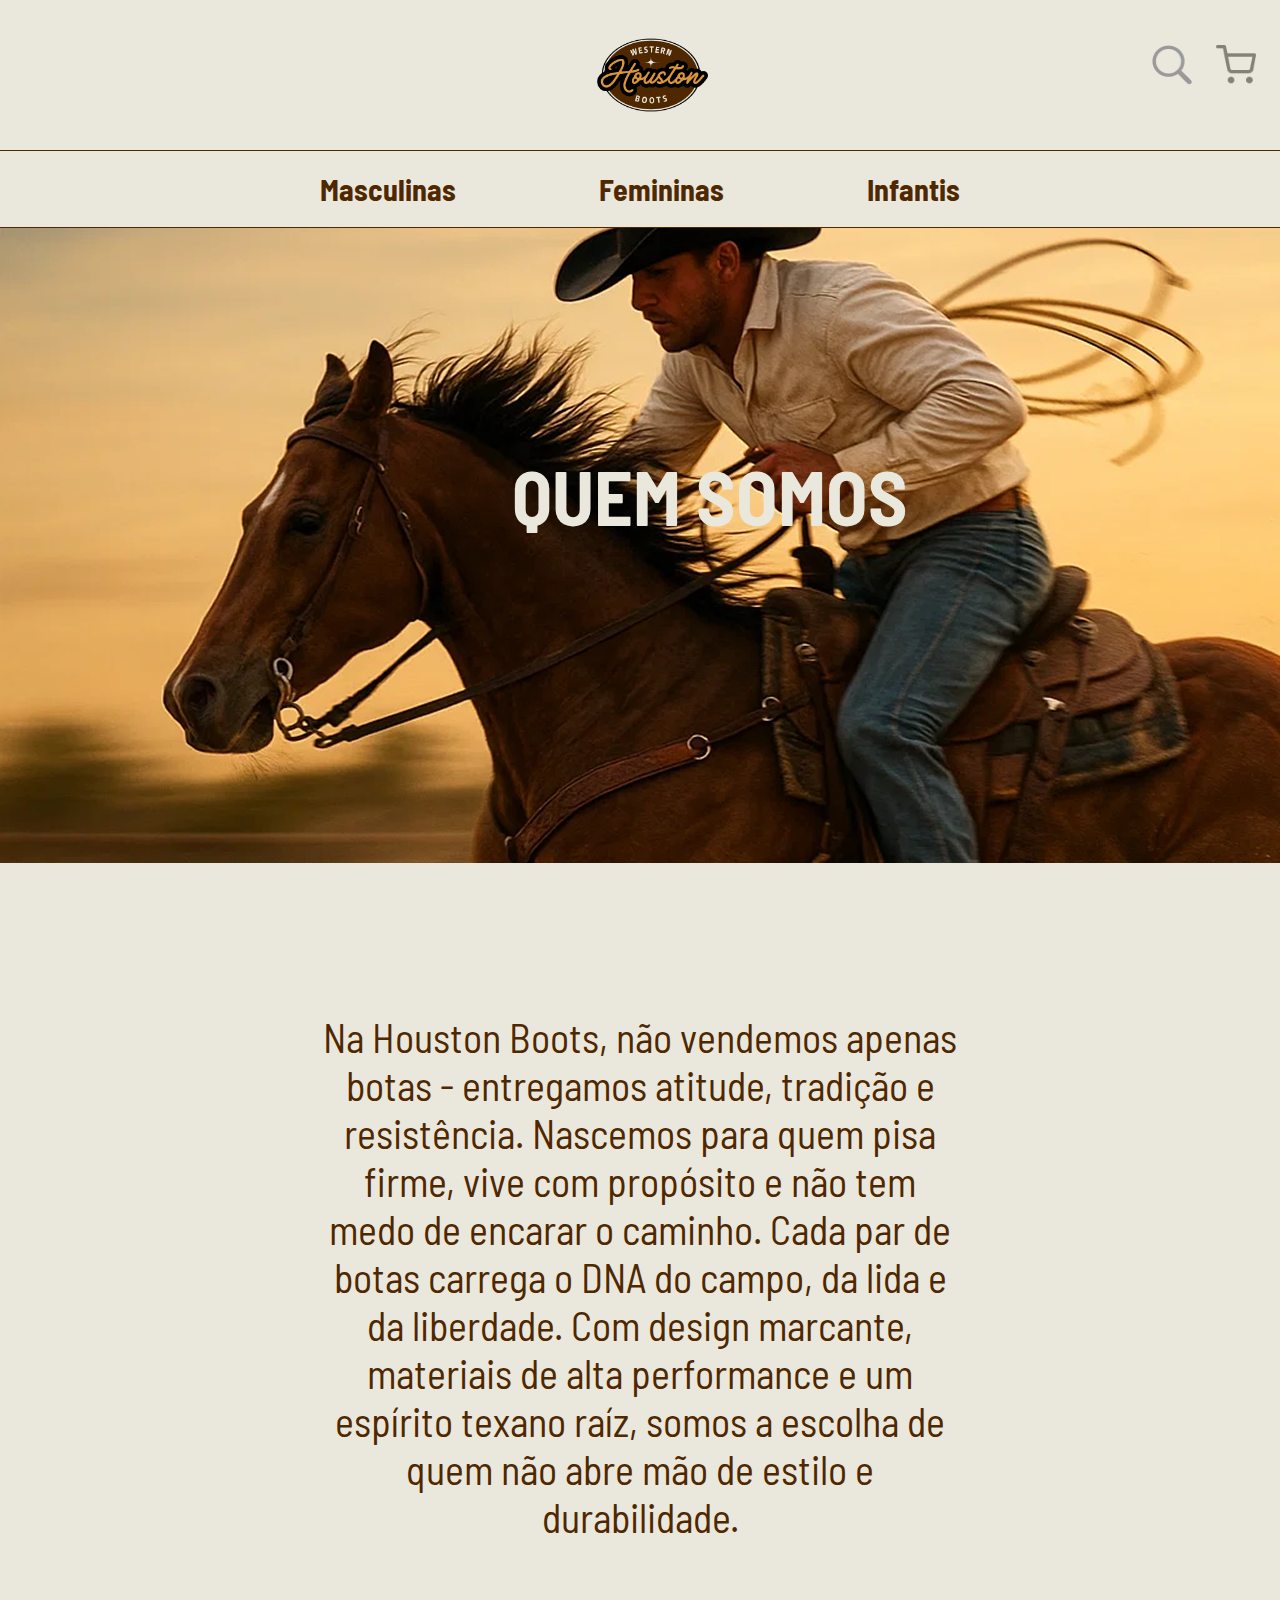
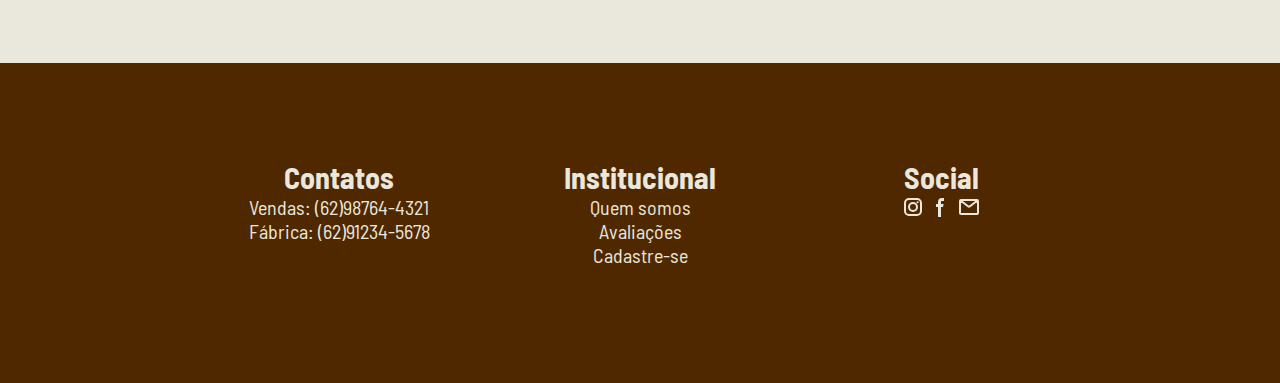
<file: quemSomos.html>
<!DOCTYPE html>
<html lang="pt-br">

<head>
    <meta charset="UTF-8">
    <meta name="viewport" content="width=device-width, initial-scale=1.0">
    <title>Houston Boots</title>
    <link rel="stylesheet" href="quemSomos.css">
    <link rel="preconnect" href="https://fonts.googleapis.com">
    <link rel="preconnect" href="https://fonts.gstatic.com" crossorigin>
    <link
        href="https://fonts.googleapis.com/css2?family=Barlow+Semi+Condensed:ital,wght@0,100;0,200;0,300;0,400;0,500;0,600;0,700;0,800;0,900;1,100;1,200;1,300;1,400;1,500;1,600;1,700;1,800;1,900&display=swap"
        rel="stylesheet">
    <link rel="preconnect" href="https://fonts.googleapis.com">
    <link rel="preconnect" href="https://fonts.gstatic.com" crossorigin>
    <link href="https://fonts.googleapis.com/css2?family=Alex+Brush&display=swap" rel="stylesheet">
</head>

<body>
    <header>
        <a href="index.html">
            <img id="logo" src="imagens/Houston.png" alt="">
        </a>
        <a href="busca.html">
            <img id="lupa" src="imagens/lupa.png" alt="">
        </a>
        <a href="carrinho.html">
            <img id="carrinho" src="imagens/carrinho.png" alt="">
        </a>
    </header>
    <main id="listaCategorias">
        <ul>
            <li><a href="grade.html"><strong> Masculinas</strong></a></li>
            <li><a href="grade.html"><strong>Femininas</strong></a></li>
            <li><a href="grade.html"><strong>Infantis</strong></a></li>
        </ul>
    </main>
    <div id="capaQuemSomos">
        <img src="imagens/capaQuemSomos.png" alt="">
        <h1>QUEM SOMOS</h1>
    </div>
    <div id="txtQuem">
        <p>Na Houston Boots, não vendemos apenas botas - entregamos atitude, tradição e resistência. Nascemos para quem
        pisa firme, vive com propósito e não tem medo de encarar o caminho. Cada par de botas carrega o DNA do
        campo, da lida e da liberdade. Com design marcante, materiais de alta performance e um espírito texano raíz,
        somos a escolha de quem não abre mão de estilo e durabilidade.</p>
    </div>
    <footer>
        <div>
            <main>
                <h1>Contatos</h1>
                <p>Vendas: (62)98764-4321</p>
                <p>Fábrica: (62)91234-5678</p>
            </main>

            <main>
                <h1>Institucional</h1>
                <a href="quemSomos.html">Quem somos</a><br>
                <a href="">Avaliações</a><br>
                <a href="cadastro.html">Cadastre-se</a>
            </main>

            <main>
                <h1>Social</h1>
                <svg class="w-6 h-6 text-gray-800 dark:text-white" aria-hidden="true" xmlns="http://www.w3.org/2000/svg"
                    width="24" height="24" fill="none" viewBox="0 0 24 24">
                    <path fill="currentColor" fill-rule="evenodd"
                        d="M3 8a5 5 0 0 1 5-5h8a5 5 0 0 1 5 5v8a5 5 0 0 1-5 5H8a5 5 0 0 1-5-5V8Zm5-3a3 3 0 0 0-3 3v8a3 3 0 0 0 3 3h8a3 3 0 0 0 3-3V8a3 3 0 0 0-3-3H8Zm7.597 2.214a1 1 0 0 1 1-1h.01a1 1 0 1 1 0 2h-.01a1 1 0 0 1-1-1ZM12 9a3 3 0 1 0 0 6 3 3 0 0 0 0-6Zm-5 3a5 5 0 1 1 10 0 5 5 0 0 1-10 0Z"
                        clip-rule="evenodd" />
                </svg>
                <svg class="w-6 h-6 text-gray-800 dark:text-white" aria-hidden="true" xmlns="http://www.w3.org/2000/svg"
                    width="24" height="24" fill="currentColor" viewBox="0 0 24 24">
                    <path fill-rule="evenodd"
                        d="M13.135 6H15V3h-1.865a4.147 4.147 0 0 0-4.142 4.142V9H7v3h2v9.938h3V12h2.021l.592-3H12V6.591A.6.6 0 0 1 12.592 6h.543Z"
                        clip-rule="evenodd" />
                </svg>
                <svg class="w-6 h-6 text-gray-800 dark:text-white" aria-hidden="true" xmlns="http://www.w3.org/2000/svg"
                    width="24" height="24" fill="none" viewBox="0 0 24 24">
                    <path stroke="currentColor" stroke-linecap="round" stroke-width="2"
                        d="m3.5 5.5 7.893 6.036a1 1 0 0 0 1.214 0L20.5 5.5M4 19h16a1 1 0 0 0 1-1V6a1 1 0 0 0-1-1H4a1 1 0 0 0-1 1v12a1 1 0 0 0 1 1Z" />
                </svg>
            </main>
        </div>
    </footer>
</body>

</html>
</file>
<file: index.css>
* {
    margin: 0;
    padding: 0;
}

body {
    background-color: #EAE7DD;
    overflow-x: hidden;
}

header {
    height: 150px;
    width: 100%;
    position: relative;
    background-color: #EAE7DD;
}

#logo {
    height: 100%;
    position: absolute;
    left: 45%;
}

#lupa {
    height: 40px;
    width: 40px;
    position: absolute;
    top: 30%;
    left: 90%;
}

#carrinho {
    height: 40px;
    width: 40px;
    position: absolute;
    top: 30%;
    left: 95%
}

#listaCategorias {
    width: 100%;
    text-align: center;
    border-top: solid 1px #4F2800;
    border-bottom: solid 1px #4F2800;
}

#listaCategorias>ul {
    display: flex;
    list-style: none;
    justify-content: space-between;
    width: 50%;
    margin: auto;
    margin-top: 20px;
    margin-bottom: 20px;
}

#listaCategorias>ul>li>a {
    text-decoration: none;
    color: #4F2800;
    font-family: Barlow Semi Condensed;
    font-size: 30px;
}

#capaHome{
    background-color: #4F2800;
    height: 700px;
    width: 100%;
    display: flex;
    justify-content: center;
}

#capaHome > img {
    height: 642px;
    width: 963px;
    border-radius: 20px;
    margin-top: 30px;
    position: absolute;
}

#capaHome > h1 {
    color: #EAE7DD;
    font-family: Barlow Semi Condensed;
    font-size: 65px;
    position: absolute;
    left: 210px;
    top: 300px;
}
#capaHome > h2{
    color: #4F2800;
    font-family: Alex Brush;
    font-size: 100px;
    position: absolute;
    left: 480px;
    top: 400px;
}

#menu{
    height: 700px;
}
#menu>h1 {
    position: relative;
    top: 10%;
    left: 10%;
    font-family: Barlow Semi Condensed;
    font-size: 65px;
    color: #4F2800;
}
#menu>main {
    display: flex;
    position: relative;
    left: 10%;
    top: 20%;
    width: 100%;
    right: 0;
    justify-content: space-between;
}

footer{
    height: 320px;
    width: 100%;
    background-color: #4F2800;
}
footer>div{
    margin: auto;
    width: 860px;
    display: flex;
    justify-content: space-between;
    position: relative;
    top: 30%;
}
footer>div>main{
    width: 30%;
    text-align: center;
}
footer>div>main>h1{
    color: #EAE7DD;
    font-family: Barlow Semi Condensed;
    font-size: 30px;
}
footer>div>main>p{
    color: #EAE7DD;
    font-family: Barlow Semi Condensed;
    font-size: 20px;
}
footer>div>main>a{
    text-decoration: none;
    color: #EAE7DD;
    font-family: Barlow Semi Condensed;
    font-size: 20px;
}
footer>div>main>svg{
    color: #EAE7DD;
}
</file>
<file: busca.css>
* {
    margin: 0;
    padding: 0;
}

body {
    background-color: #EAE7DD;
    overflow-x: hidden;
}

header {
    height: 150px;
    width: 100%;
    position: relative;
    background-color: #EAE7DD;
}

#logo {
    height: 100%;
    position: absolute;
    left: 45%;
}

#lupa {
    height: 40px;
    width: 40px;
    position: absolute;
    top: 30%;
    left: 90%;
}

#carrinho {
    height: 40px;
    width: 40px;
    position: absolute;
    top: 30%;
    left: 95%
}

#listaCategorias {
    width: 100%;
    text-align: center;
    border-top: solid 1px #4F2800;
    border-bottom: solid 1px #4F2800;
}

#listaCategorias>ul {
    display: flex;
    list-style: none;
    justify-content: space-between;
    width: 50%;
    margin: auto;
    margin-top: 20px;
    margin-bottom: 20px;
}

#listaCategorias>ul>li>a {
    text-decoration: none;
    color: #4F2800;
    font-family: Barlow Semi Condensed;
    font-size: 30px;
}

#pesquisa {
    width: 100%;
    height: 100px;
    text-align: center;
}

#pesquisa>input {
    height: 50px;
    width: 1000px;
    background-color: #4F2800;
    border-radius: 50px;
    color: #DD9538;
    font-family: Barlow Semi Condensed;
    font-size: 20px;
    margin-top: 30px;
}

#produtos {
    display: flex;
    justify-content: center;
    gap: 20px;
    flex-wrap: wrap;
    margin-bottom: 50px;
}

#produtos>img {
    width: 430px;
    height: auto;
    margin-top: 20px;
    border-radius: 20px;
}

footer {
    height: 320px;
    width: 100%;
    background-color: #4F2800;
}

footer>div {
    margin: auto;
    width: 860px;
    display: flex;
    justify-content: space-between;
    position: relative;
    top: 30%;
}

footer>div>main {
    width: 30%;
    text-align: center;
}

footer>div>main>h1 {
    color: #EAE7DD;
    font-family: Barlow Semi Condensed;
    font-size: 30px;
}

footer>div>main>p {
    color: #EAE7DD;
    font-family: Barlow Semi Condensed;
    font-size: 20px;
}

footer>div>main>a {
    text-decoration: none;
    color: #EAE7DD;
    font-family: Barlow Semi Condensed;
    font-size: 20px;
}

footer>div>main>svg {
    color: #EAE7DD;
}
</file>
<file: cadastro.css>
* {
    margin: 0;
    padding: 0;
}

body {
    background-color: #EAE7DD;
    overflow-x: hidden;
}

header {
    height: 150px;
    width: 100%;
    position: relative;
    background-color: #EAE7DD;
}

#logo {
    height: 100%;
    position: absolute;
    left: 45%;
}

#lupa {
    height: 40px;
    width: 40px;
    position: absolute;
    top: 30%;
    left: 90%;
}

#carrinho {
    height: 40px;
    width: 40px;
    position: absolute;
    top: 30%;
    left: 95%
}

#listaCategorias {
    width: 100%;
    text-align: center;
    border-top: solid 1px #4F2800;
    border-bottom: solid 1px #4F2800;
}

#listaCategorias>ul {
    display: flex;
    list-style: none;
    justify-content: space-between;
    width: 50%;
    margin: auto;
    margin-top: 20px;
    margin-bottom: 20px;
}

#listaCategorias>ul>li>a {
    text-decoration: none;
    color: #4F2800;
    font-family: Barlow Semi Condensed;
    font-size: 30px;
}

#capaCadastro>h2 {
    font-family: Barlow Semi Condensed;
    font-size: 96px;
    color: #EAE7DD;
    position: absolute;
    top: 50%;
    left: 40%;
}

#textos {
    width: 100%;
}

#textos>input {
    width: 50%;
    height: 40px;
    margin: 20px auto;
    display: block;
    border-radius: 20px;
    font-family: Barlow Semi Condensed;
    font-size: 20px;
    background-color: #4F2800;
    color: #EAE7DD;
}

#textos>button {
    width: 300px;
    height: 40px;
    margin: 20px auto;
    display: block;
    font-family: Barlow Semi Condensed;
    font-size: 20px;
    background-color: #dd9538;
    color: #4F2800;
    border-radius: 20px;
}

footer {
    height: 320px;
    width: 100%;
    background-color: #4F2800;
}

footer>div {
    margin: auto;
    width: 860px;
    display: flex;
    justify-content: space-between;
    position: relative;
    top: 30%;
}

footer>div>main {
    width: 30%;
    text-align: center;
}

footer>div>main>h1 {
    color: #EAE7DD;
    font-family: Barlow Semi Condensed;
    font-size: 30px;
}

footer>div>main>p {
    color: #EAE7DD;
    font-family: Barlow Semi Condensed;
    font-size: 20px;
}

footer>div>main>a {
    text-decoration: none;
    color: #EAE7DD;
    font-family: Barlow Semi Condensed;
    font-size: 20px;
}

footer>div>main>svg {
    color: #EAE7DD;
}
</file>
<file: carrinho.css>
* {
    margin: 0;
    padding: 0;
}

body {
    background-color: #EAE7DD;
    overflow-x: hidden;
}

header {
    height: 150px;
    width: 100%;
    position: relative;
    background-color: #EAE7DD;
}

#logo {
    height: 100%;
    position: absolute;
    left: 45%;
}

#lupa {
    height: 40px;
    width: 40px;
    position: absolute;
    top: 30%;
    left: 90%;
}

#carrinho {
    height: 40px;
    width: 40px;
    position: absolute;
    top: 30%;
    left: 95%
}

#listaCategorias {
    width: 100%;
    text-align: center;
    border-top: solid 1px #4F2800;
    border-bottom: solid 1px #4F2800;
}

#listaCategorias>ul {
    display: flex;
    list-style: none;
    justify-content: space-between;
    width: 50%;
    margin: auto;
    margin-top: 20px;
    margin-bottom: 20px;
}

#listaCategorias>ul>li>a {
    text-decoration: none;
    color: #4F2800;
    font-family: Barlow Semi Condensed;
    font-size: 30px;
}

#produto {
    display: flex;
    justify-content: center;
    flex-wrap: wrap;
    margin-top: 50px;
    margin-bottom: 50px;
}

#descricao {
    width: 500px;
    height: 430px;
    border-radius: 20px;
    justify-content: center;
    color: #dd9538;
    background-color: #4F2800;
    font-size: 30px;
    font-family: Barlow Semi Condensed;
    padding: 10px;
}

#descricao p {
    background-color: #643200;
    width: 90px;
    text-align: center;
    display: inline-block;
}

#descricao>button {
    background-color: #dd9538;
    color: #4F2800;
    height: 50px;
    width: 100%;
    border-radius: 50px;
    font-size: 24px;
    font-family: Barlow Semi Condensed;
    position: relative;
    top: 50%;
}

#comprar{
    color: #4F2800;
    background-color: #dd9538;
    font-size: 30px;
    font-family: Barlow Semi Condensed;
    width: 800px;
    height: 70px;
    border-radius: 50px;
    display: flex;
    justify-content: center;
    align-items: center;
    margin: auto;
}

footer{
    margin-top: 50px;
    height: 320px;
    width: 100%;
    background-color: #4F2800;
}
footer>div{
    margin: auto;
    width: 860px;
    display: flex;
    justify-content: space-between;
    position: relative;
    top: 30%;
}
footer>div>main{
    width: 30%;
    text-align: center;
}
footer>div>main>h1{
    color: #EAE7DD;
    font-family: Barlow Semi Condensed;
    font-size: 30px;
}
footer>div>main>p{
    color: #EAE7DD;
    font-family: Barlow Semi Condensed;
    font-size: 20px;
}
footer>div>main>a{
    text-decoration: none;
    color: #EAE7DD;
    font-family: Barlow Semi Condensed;
    font-size: 20px;
}
footer>div>main>svg{
    color: #EAE7DD;
}
</file>
<file: grade.css>
* {
    margin: 0;
    padding: 0;
}

body {
    background-color: #EAE7DD;
    overflow-x: hidden;
}

header {
    height: 150px;
    width: 100%;
    position: relative;
    background-color: #EAE7DD;
}

#logo {
    height: 100%;
    position: absolute;
    left: 45%;
}

#lupa {
    height: 40px;
    width: 40px;
    position: absolute;
    top: 30%;
    left: 90%;
}

#carrinho {
    height: 40px;
    width: 40px;
    position: absolute;
    top: 30%;
    left: 95%
}

#listaCategorias {
    width: 100%;
    text-align: center;
    border-top: solid 1px #4F2800;
    border-bottom: solid 1px #4F2800;
}

#listaCategorias>ul {
    display: flex;
    list-style: none;
    justify-content: space-between;
    width: 50%;
    margin: auto;
    margin-top: 20px;
    margin-bottom: 20px;
}

#listaCategorias>ul>li>a {
    text-decoration: none;
    color: #4F2800;
    font-family: Barlow Semi Condensed;
    font-size: 30px;
}

#produtos {
    display: grid;
    grid-template-columns: repeat(2, 1fr);
    grid-template-rows: repeat(2, 1fr);
    gap: 100px;
    margin: 100px;
}

.div1 {
    grid-row-start: 1;
    text-align: center;
}

.div1 a {
    color: #4F2800;
    text-decoration: none;
    font-family: Barlow Semi Condensed;
    font-size: 60px;
}

.div2 {
    grid-row-start: 1;
    text-align: center;
}

.div2 a {
    color: #4F2800;
    text-decoration: none;
    font-family: Barlow Semi Condensed;
    font-size: 60px;
}

.div3 {
    grid-row-start: 1;
    text-align: center;
}

.div3 a {
    color: #4F2800;
    text-decoration: none;
    font-family: Barlow Semi Condensed;
    font-size: 60px;
}

.div4 {
    grid-row-start: 2;
    text-align: center;
}

.div4 a {
    color: #4F2800;
    text-decoration: none;
    font-family: Barlow Semi Condensed;
    font-size: 60px;
}

.div5 {
    grid-row-start: 2;
    text-align: center;
}

.div5 a {
    color: #4F2800;
    text-decoration: none;
    font-family: Barlow Semi Condensed;
    font-size: 60px;
}

.div6 {
    grid-row-start: 2;
    text-align: center;
}

.div6 a {
    color: #4F2800;
    text-decoration: none;
    font-family: Barlow Semi Condensed;
    font-size: 60px;
}

footer {
    height: 320px;
    width: 100%;
    background-color: #4F2800;
}

footer>div {
    margin: auto;
    width: 860px;
    display: flex;
    justify-content: space-between;
    position: relative;
    top: 30%;
}

footer>div>main {
    width: 30%;
    text-align: center;
}

footer>div>main>h1 {
    color: #EAE7DD;
    font-family: Barlow Semi Condensed;
    font-size: 30px;
}

footer>div>main>p {
    color: #EAE7DD;
    font-family: Barlow Semi Condensed;
    font-size: 20px;
}

footer>div>main>a {
    text-decoration: none;
    color: #EAE7DD;
    font-family: Barlow Semi Condensed;
    font-size: 20px;
}

footer>div>main>svg {
    color: #EAE7DD;
}
</file>
<file: produto.css>
* {
    margin: 0;
    padding: 0;
}

body {
    background-color: #EAE7DD;
    overflow-x: hidden;
}

header {
    height: 150px;
    width: 100%;
    position: relative;
    background-color: #EAE7DD;
}

#logo {
    height: 100%;
    position: absolute;
    left: 45%;
}

#lupa {
    height: 40px;
    width: 40px;
    position: absolute;
    top: 30%;
    left: 90%;
}

#carrinho {
    height: 40px;
    width: 40px;
    position: absolute;
    top: 30%;
    left: 95%
}

#listaCategorias {
    width: 100%;
    text-align: center;
    border-top: solid 1px #4F2800;
    border-bottom: solid 1px #4F2800;
}

#listaCategorias>ul {
    display: flex;
    list-style: none;
    justify-content: space-between;
    width: 50%;
    margin: auto;
    margin-top: 20px;
    margin-bottom: 20px;
}

#listaCategorias>ul>li>a {
    text-decoration: none;
    color: #4F2800;
    font-family: Barlow Semi Condensed;
    font-size: 30px;
}

#produto {
    display: flex;
    justify-content: center;
    flex-wrap: wrap;
    margin-top: 50px;
    margin-bottom: 50px;
}

#descricao {
    width: 500px;
    height: 430px;
    border-radius: 20px;
    justify-content: center;
    color: #dd9538;
    background-color: #4F2800;
    font-size: 30px;
    font-family: Barlow Semi Condensed;
    padding: 10px;
}

#descricao p {
    background-color: #643200;
    width: 90px;
    text-align: center;
    display: inline-block;
}

#descricao>button {
    background-color: #dd9538;
    color: #4F2800;
    height: 50px;
    width: 100%;
    border-radius: 50px;
    position: relative;
    top: 50%;
}
#descricao>button>a{
    color: #4F2800;
    font-family: Barlow Semi Condensed;
    font-size: 24px;
    text-decoration: none;
}

footer {
    height: 320px;
    width: 100%;
    background-color: #4F2800;
}

footer>div {
    margin: auto;
    width: 860px;
    display: flex;
    justify-content: space-between;
    position: relative;
    top: 30%;
}

footer>div>main {
    width: 30%;
    text-align: center;
}

footer>div>main>h1 {
    color: #EAE7DD;
    font-family: Barlow Semi Condensed;
    font-size: 30px;
}

footer>div>main>p {
    color: #EAE7DD;
    font-family: Barlow Semi Condensed;
    font-size: 20px;
}

footer>div>main>a {
    text-decoration: none;
    color: #EAE7DD;
    font-family: Barlow Semi Condensed;
    font-size: 20px;
}

footer>div>main>svg {
    color: #EAE7DD;
}
</file>
<file: quemSomos.css>
* {
    margin: 0;
    padding: 0;
}

body {
    background-color: #EAE7DD;
    overflow-x: hidden;
}

header {
    height: 150px;
    width: 100%;
    position: relative;
    background-color: #EAE7DD;
}

#logo {
    height: 100%;
    position: absolute;
    left: 45%;
}

#lupa {
    height: 40px;
    width: 40px;
    position: absolute;
    top: 30%;
    left: 90%;
}

#carrinho {
    height: 40px;
    width: 40px;
    position: absolute;
    top: 30%;
    left: 95%
}

#listaCategorias {
    width: 100%;
    text-align: center;
    border-top: solid 1px #4F2800;
    border-bottom: solid 1px #4F2800;
}

#listaCategorias>ul {
    display: flex;
    list-style: none;
    justify-content: space-between;
    width: 50%;
    margin: auto;
    margin-top: 20px;
    margin-bottom: 20px;
}

#listaCategorias>ul>li>a {
    text-decoration: none;
    color: #4F2800;
    font-family: Barlow Semi Condensed;
    font-size: 30px;
}

#capaQuemSomos {
    width: 100%;
    height: 635px;
}

#capaQuemSomos>h1 {
    position: absolute;
    top: 50%;
    left: 40%;
    color: #EAE7DD;
    font-family: Barlow Semi Condensed;
    font-size: 76px;
}
#txtQuem{
    height: 800px;
    width: 100%;
    text-align: center;
    color: #4F2800;
    font-family: Barlow Semi Condensed;
}

#txtQuem>p {
    width: 50%;
    margin: auto;
    font-size: 40px;
    padding-top: 150px;
}

footer{
    height: 320px;
    width: 100%;
    background-color: #4F2800;
}
footer>div{
    margin: auto;
    width: 860px;
    display: flex;
    justify-content: space-between;
    position: relative;
    top: 30%;
}
footer>div>main{
    width: 30%;
    text-align: center;
}
footer>div>main>h1{
    color: #EAE7DD;
    font-family: Barlow Semi Condensed;
    font-size: 30px;
}
footer>div>main>p{
    color: #EAE7DD;
    font-family: Barlow Semi Condensed;
    font-size: 20px;
}
footer>div>main>a{
    text-decoration: none;
    color: #EAE7DD;
    font-family: Barlow Semi Condensed;
    font-size: 20px;
}
footer>div>main>svg{
    color: #EAE7DD;
}
</file>
